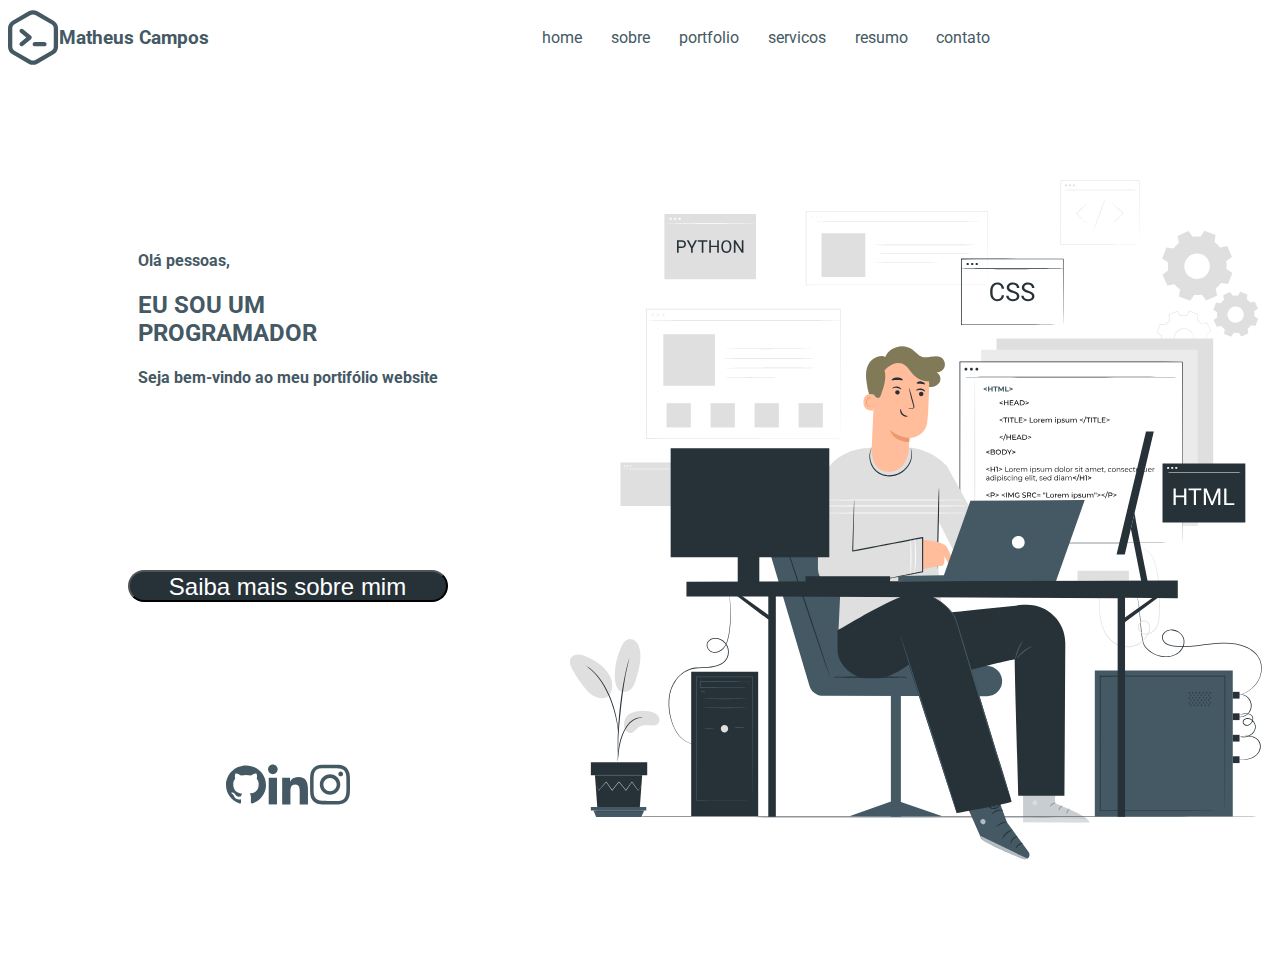
<file: index.html>
<!DOCTYPE html>
<html lang="en">
    <head>
        <title>Home</title>
        <link rel="stylesheet" href="style.css" />
        <link href='http://fonts.googleapis.com/css?family=Roboto' rel='stylesheet' type='text/css'>
    </head>
    <body>
        <div class="nav">
        <div class="logo">
            <img src="logo.svg">
            <h3>Matheus Campos</h3>
            </div>
            <div class="nav-bar">
                <a>home</a>
                <a>sobre</a>
                <a>portfolio</a>
                <a>servicos</a>
                <a>resumo</a>
                <a>contato</a>
            </div>
        </div>
        <main>
            <div id="left-side">
                <div id="text">
                <h4>Olá pessoas, </h4>
                <h2>EU SOU UM 
                <br>
                    PROGRAMADOR</h2>
                <h4>Seja bem-vindo ao meu portifólio website</h4>
                </div>
                <button class="btn">Saiba mais sobre mim</button>
                <div id="socials">
                    <img src="git.svg">
                    <img src="linkedin.svg">
                    <img src="instagram.svg">
                </div>
            </div>
            <div id="code-guy">
                <img src="code-guy.svg">
            </div>
        </main>
    </body>
</html>
</file>
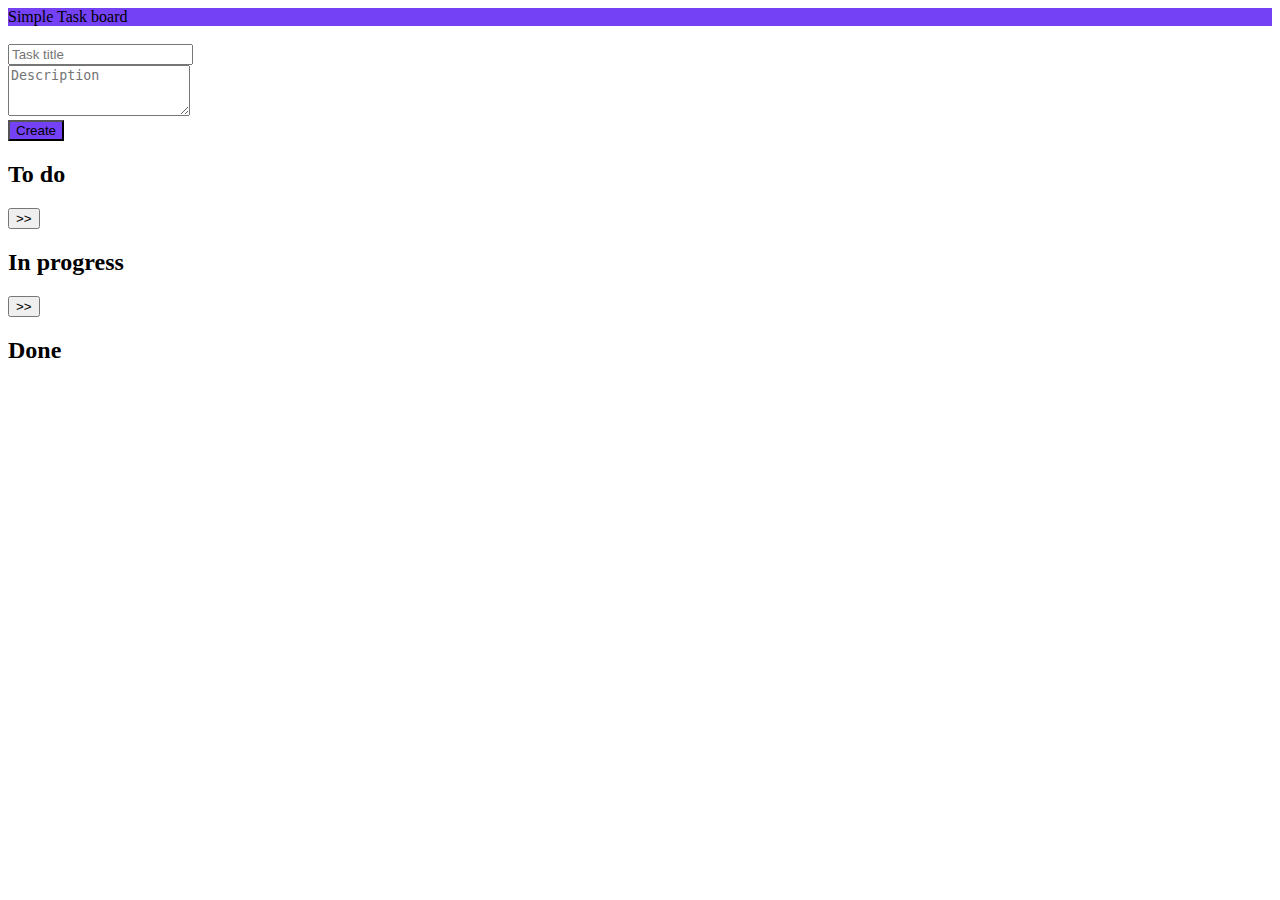
<file: simple-to-do/index.html>
<!DOCTYPE html>
<html lang="en">

<head>
    <meta charset="UTF-8">
    <meta http-equiv="X-UA-Compatible" content="IE=edge">
    <meta name="viewport" content="width=device-width, initial-scale=1.0">
    
    <title>Document</title>
    <link href="https://cdn.jsdelivr.net/npm/bootstrap@5.2.3/dist/css/bootstrap.min.css" rel="stylesheet" integrity="sha384-rbsA2VBKQhggwzxH7pPCaAqO46MgnOM80zW1RWuH61DGLwZJEdK2Kadq2F9CUG65" crossorigin="anonymous">
</head>

<body>
    <script src="https://cdn.jsdelivr.net/npm/bootstrap@5.2.3/dist/js/bootstrap.bundle.min.js" integrity="sha384-kenU1KFdBIe4zVF0s0G1M5b4hcpxyD9F7jL+jjXkk+Q2h455rYXK/7HAuoJl+0I4" crossorigin="anonymous"></script>
    <script src="index.js" defer></script>
    <script src="https://momentjs.com/downloads/moment-with-locales.js"></script>
    <nav class="navbar" style="background-color: #7441f5;">
        <div class="container-fluid">
          <span class="navbar-brand mb-0 h1 text-white">Simple Task board</span>
        </div>
      </nav>

    <div class="row align-items-start">
        <div class="col-2 container p-3">
            <form>
                <br/>
                <input class="form-control" type="text" placeholder="Task title" aria-label="default input example">
                <br/>
                <textarea class="form-control" id="exampleFormControlTextarea1" placeholder="Description" rows="3"></textarea>
                <br/>
                <button style="background-color:#7441f5" type="submit" class="btn btn-primary btn-create-card mb-3">Create</button>
            </form>
        </div>
        <div class="col-10 row align-items-start p-3">
            <div class="col-lg container col-to-do">
                <h2>To do</h2>
            </div>
            <div class="col-1 align-self-center">
                <button class="btn btn-light btn-move-in-progress">>></button>
            </div>
            <div class="col col-in-progress">
                <h2>In progress</h2>
            </div>
            <div class="col-1 align-self-center">
                <button class="btn btn-light btn-move-in-done">>></button>
            </div>
            <div class="col col-done">
                <h2>Done</h2>
            </div>
        </div>
        
    </div>

        

</body>

</html>
</file>
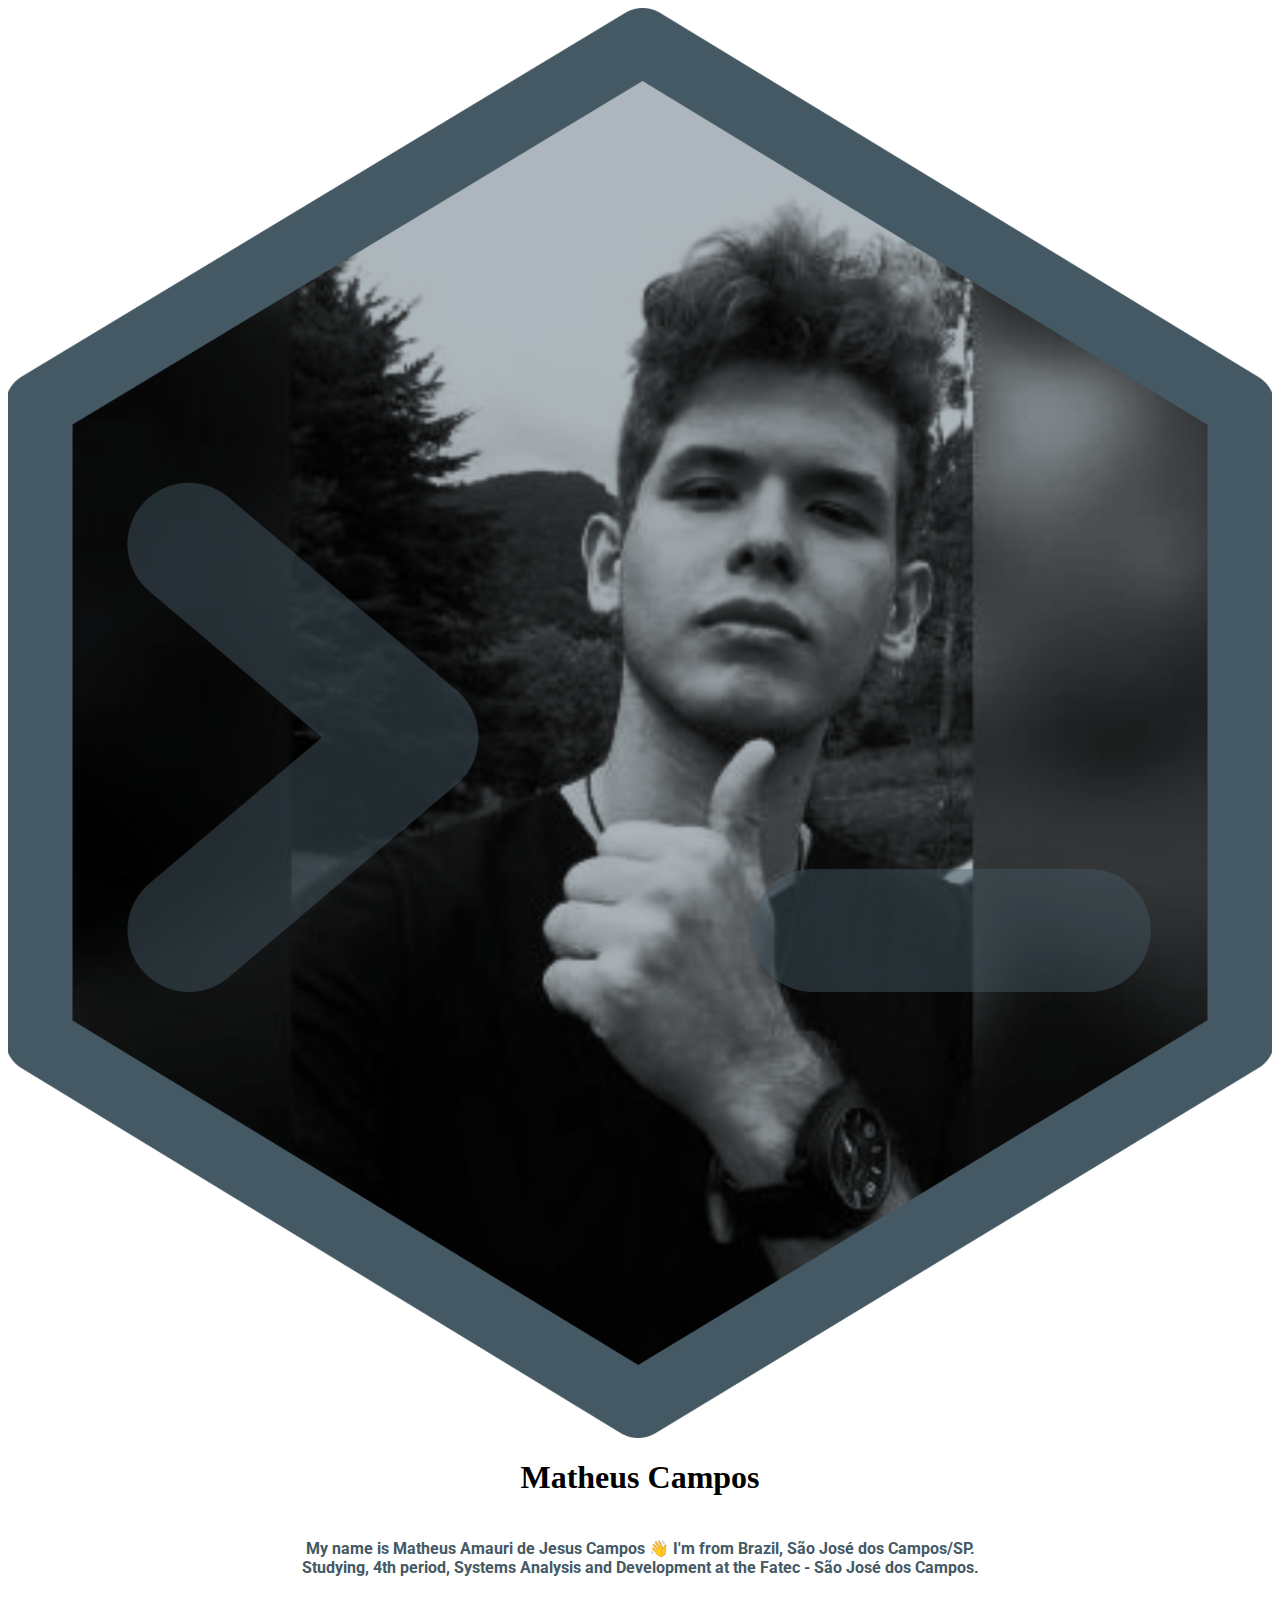
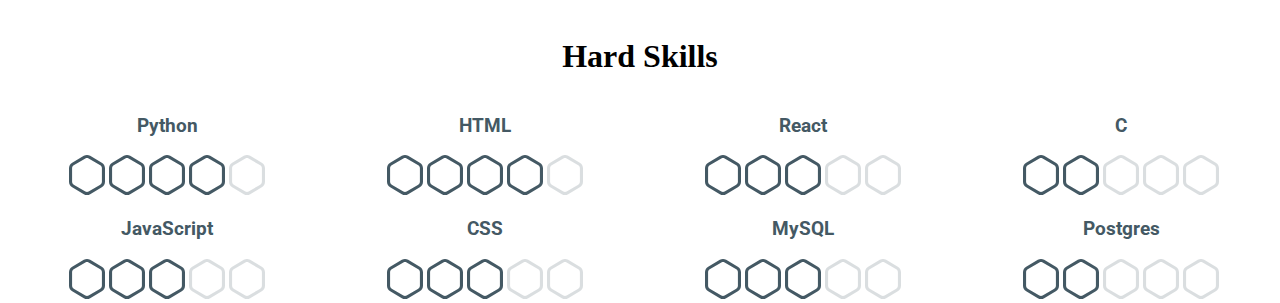
<file: page2.html>
<!DOCTYPE html>
<html lang="en">
    <head>
        <title>Other page</title>
        <meta charset="UTF-8" />
        <meta name="viewport" content="width=device-width" />
        <link rel="stylesheet" href="style.css" />
     <link href='http://fonts.googleapis.com/css?family=Roboto' rel='stylesheet' type='text/css'>
    </head>
    <body>
        <main>
            <div>
                <div id="about-me">
                    <img src="profile-pic.svg" />
                    <h1>Matheus Campos</h1>
                    <h4>My name is Matheus Amauri de Jesus Campos 👋 I'm from Brazil, São José dos Campos/SP.
                    <br>
                        Studying, 4th period, Systems Analysis and Development at the Fatec - São José dos Campos.</h4>
                </div>
                <br>
                <div id="hard-skills">
                    <h1>Hard Skills</h1>
                    <div id="skills">
                        <div id="skill">
                            <h3>Python</h3>
                            <div id="hex">
                                <img src="hexagon-solid.svg" />
                                <img src="hexagon-solid.svg" />
                                <img src="hexagon-solid.svg" />
                                <img src="hexagon-solid.svg" />
                                <img src="hexagon-basic.svg" />
                            </div>
                        </div>
                        <div id="skill">
                            <h3>HTML</h3>
                            <div id="hex"> 
                                <img src="hexagon-solid.svg" />
                                <img src="hexagon-solid.svg" />
                                <img src="hexagon-solid.svg" />
                                <img src="hexagon-solid.svg" />
                                <img src="hexagon-basic.svg" />
                            </div>
                        </div>
                        <div id="skill">
                            <h3>React</h3>
                            <div id="hex"> 
                                <img src="hexagon-solid.svg" />
                                <img src="hexagon-solid.svg" />
                                <img src="hexagon-solid.svg" />
                                <img src="hexagon-basic.svg" />
                                <img src="hexagon-basic.svg" />
                            </div>
                        </div>
                        <div id="skill">
                            <h3>C</h3>
                            <div id="hex"> 
                                <img src="hexagon-solid.svg" />
                                <img src="hexagon-solid.svg" />
                                <img src="hexagon-basic.svg" />
                                <img src="hexagon-basic.svg" />
                                <img src="hexagon-basic.svg" />
                            </div>
                        </div>
                        <div id="skill">
                            <h3>JavaScript</h3>
                            <div id="hex">
                                <img src="hexagon-solid.svg" />
                                <img src="hexagon-solid.svg" />
                                <img src="hexagon-solid.svg" />
                                <img src="hexagon-basic.svg" />
                                <img src="hexagon-basic.svg" />
                            </div>
                        </div>
                        <div id="skill">
                            <h3>CSS</h3>
                            <div id="hex"> 
                                <img src="hexagon-solid.svg" />
                                <img src="hexagon-solid.svg" />
                                <img src="hexagon-solid.svg" />
                                <img src="hexagon-basic.svg" />
                                <img src="hexagon-basic.svg" />
                            </div>
                        </div>
                        <div id="skill">
                            <h3>MySQL</h3>
                            <div id="hex"> 
                                <img src="hexagon-solid.svg" />
                                <img src="hexagon-solid.svg" />
                                <img src="hexagon-solid.svg" />
                                <img src="hexagon-basic.svg" />
                                <img src="hexagon-basic.svg" />
                            </div>
                        </div>
                        <div id="skill">
                            <h3>Postgres</h3>
                            <div id="hex"> 
                                <img src="hexagon-solid.svg" />
                                <img src="hexagon-solid.svg" />
                                <img src="hexagon-basic.svg" />
                                <img src="hexagon-basic.svg" />
                                <img src="hexagon-basic.svg" />
                            </div>
                        </div>
                    </div>
                </div>
            </div>
        </main>
    </body>
</html>
</file>
<file: style.css>
main {
    display: flex;
    flex-direction: row;
    align-items: center;
    justify-content: space-evenly;
}

main > div {
    flex: 1;
}

main > h1, h2, h3, h4 {
    font-family: 'Roboto', sans-serif;
    color: #445964;
}

main > div > h1 {
    font-family: 'Roboto', sans-serif;
    color: #263138;
}

.logo {
    display: flex;
    flex-direction: row;
}

.nav {
    display: flex;
    justify-content: space-between;
    flex-wrap: wrap;
    align-items: center;
    width: 80%;
}

.nav-bar{
    display: flex;
    justify-content: space-evenly;
    width: 50%;
    color: #445964;
    font-family: 'Roboto', sans-serif;
}

#about-me {
    display: flex;
    text-align: center;
    flex-direction: column;
}
  
#hard-skills {
    text-align: center;
    flex-direction: column;
}

#skills {
    display: flex;
    position: absolute;
    flex-direction: row; 
    flex-wrap: wrap;
}

#skill {
    text-align: center;
    width: 25%;
}

#left-side {
    display: flex;
    flex-direction: column;
    height: 100vh;
    justify-content: space-evenly;
    align-items: center;
}

#left-side > h2 {
    margin: 0rem;
    font-size: 2.5rem
}

#left-side > h4 { 
    margin: 0rem;  
    font-size: 1rem
}

.btn {
    background: #263138;
    border-radius: 20px;
    color: #fff;
    width: 20rem;
    height:2rem;
    font-size: 1.5rem;
}

#socials {  
    display: flex;  
    justify-content: space-evenly;  
    width: 10vw;
}
</file>
